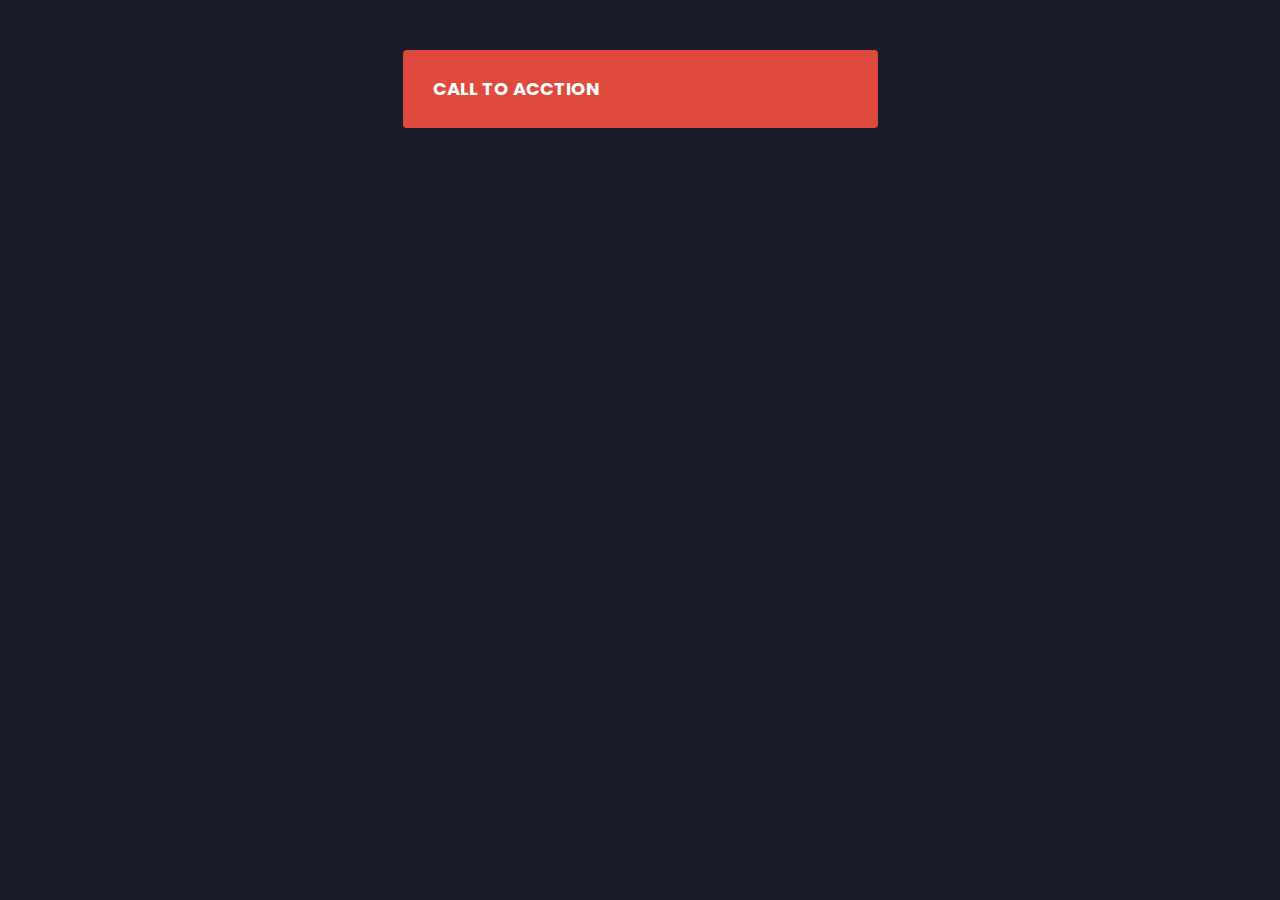
<file: dropdown_select/index.html>
<!DOCTYPE html>
<html lang="en">
<head>
    <meta charset="UTF-8">
    <meta http-equiv="X-UA-Compatible" content="IE=edge">
    <meta name="viewport" content="width=device-width, initial-scale=1.0">
    <title>Document</title>
    <link rel="stylesheet" href="https://cdnjs.cloudflare.com/ajax/libs/font-awesome/6.4.0/css/all.min.css" integrity="sha512-iecdLmaskl7CVkqkXNQ/ZH/XLlvWZOJyj7Yy7tcenmpD1ypASozpmT/E0iPtmFIB46ZmdtAc9eNBvH0H/ZpiBw==" crossorigin="anonymous" referrerpolicy="no-referrer" />
    <link rel="stylesheet" href="reset.css">
    <link rel="stylesheet" href="style.css">
</head>
<body>
    <div class="dropdown">
        <div class="dropdown_select">
            <span class="dropdown_selected">Call to acction</span>
            <i class="fa fa-caret-down dropdown_carret"></i>
        </div>
        <ul class="dropdown_list">
            <li class="dropdown_item">
                <span class="dropdown_text">new project</span>
                <i class="fa fa-plus-circle dropdown_icon"></i>
            </li>
    
            <li class="dropdown_item">
                <span class="dropdown_text">new project</span>
                <i class="fa fa-plus-circle dropdown_icon"></i>
            </li>
    
            <li class="dropdown_item">
                <span class="dropdown_text">new project</span>
                <i class="fa fa-plus-circle dropdown_icon"></i>
            </li>
    
            <li class="dropdown_item">
                <span class="dropdown_text">new project</span>
                <i class="fa fa-plus-circle dropdown_icon"></i>
            </li>
        </ul>
    </div>
</body>
</html>
</file>
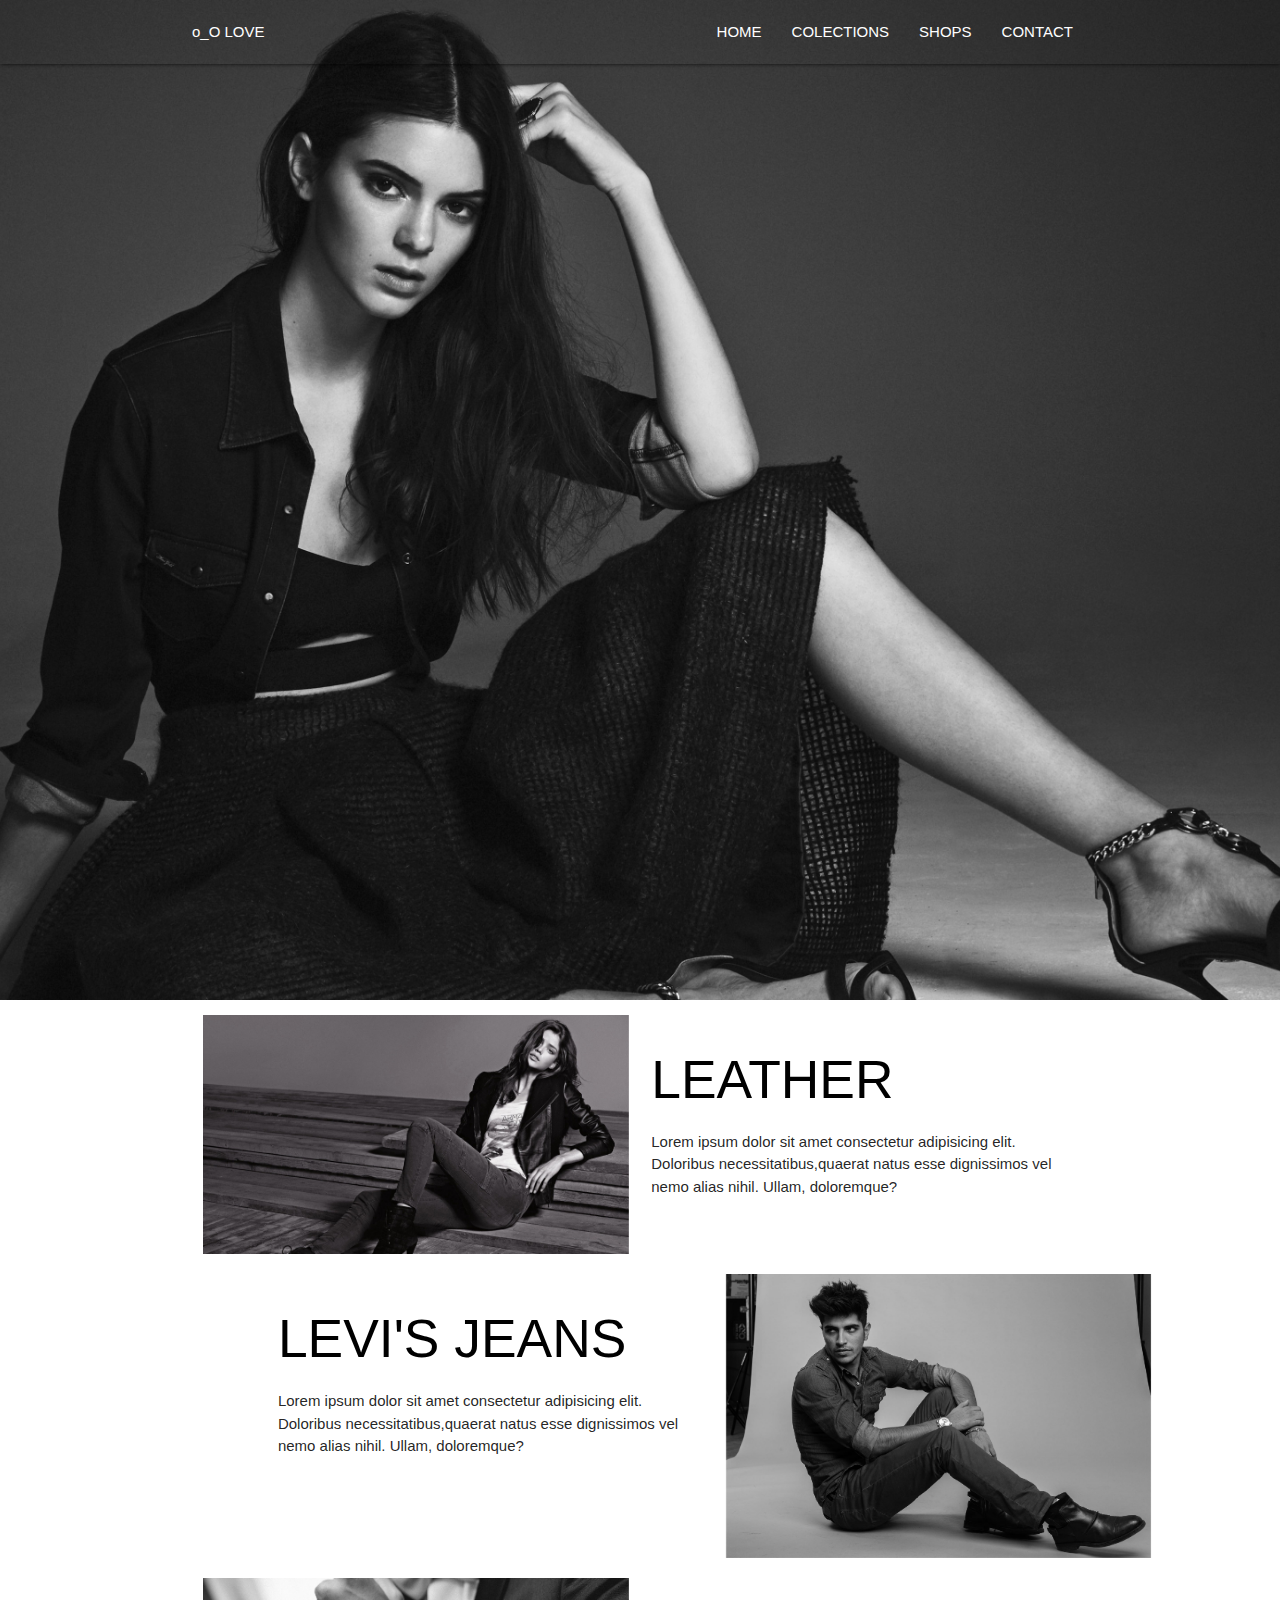
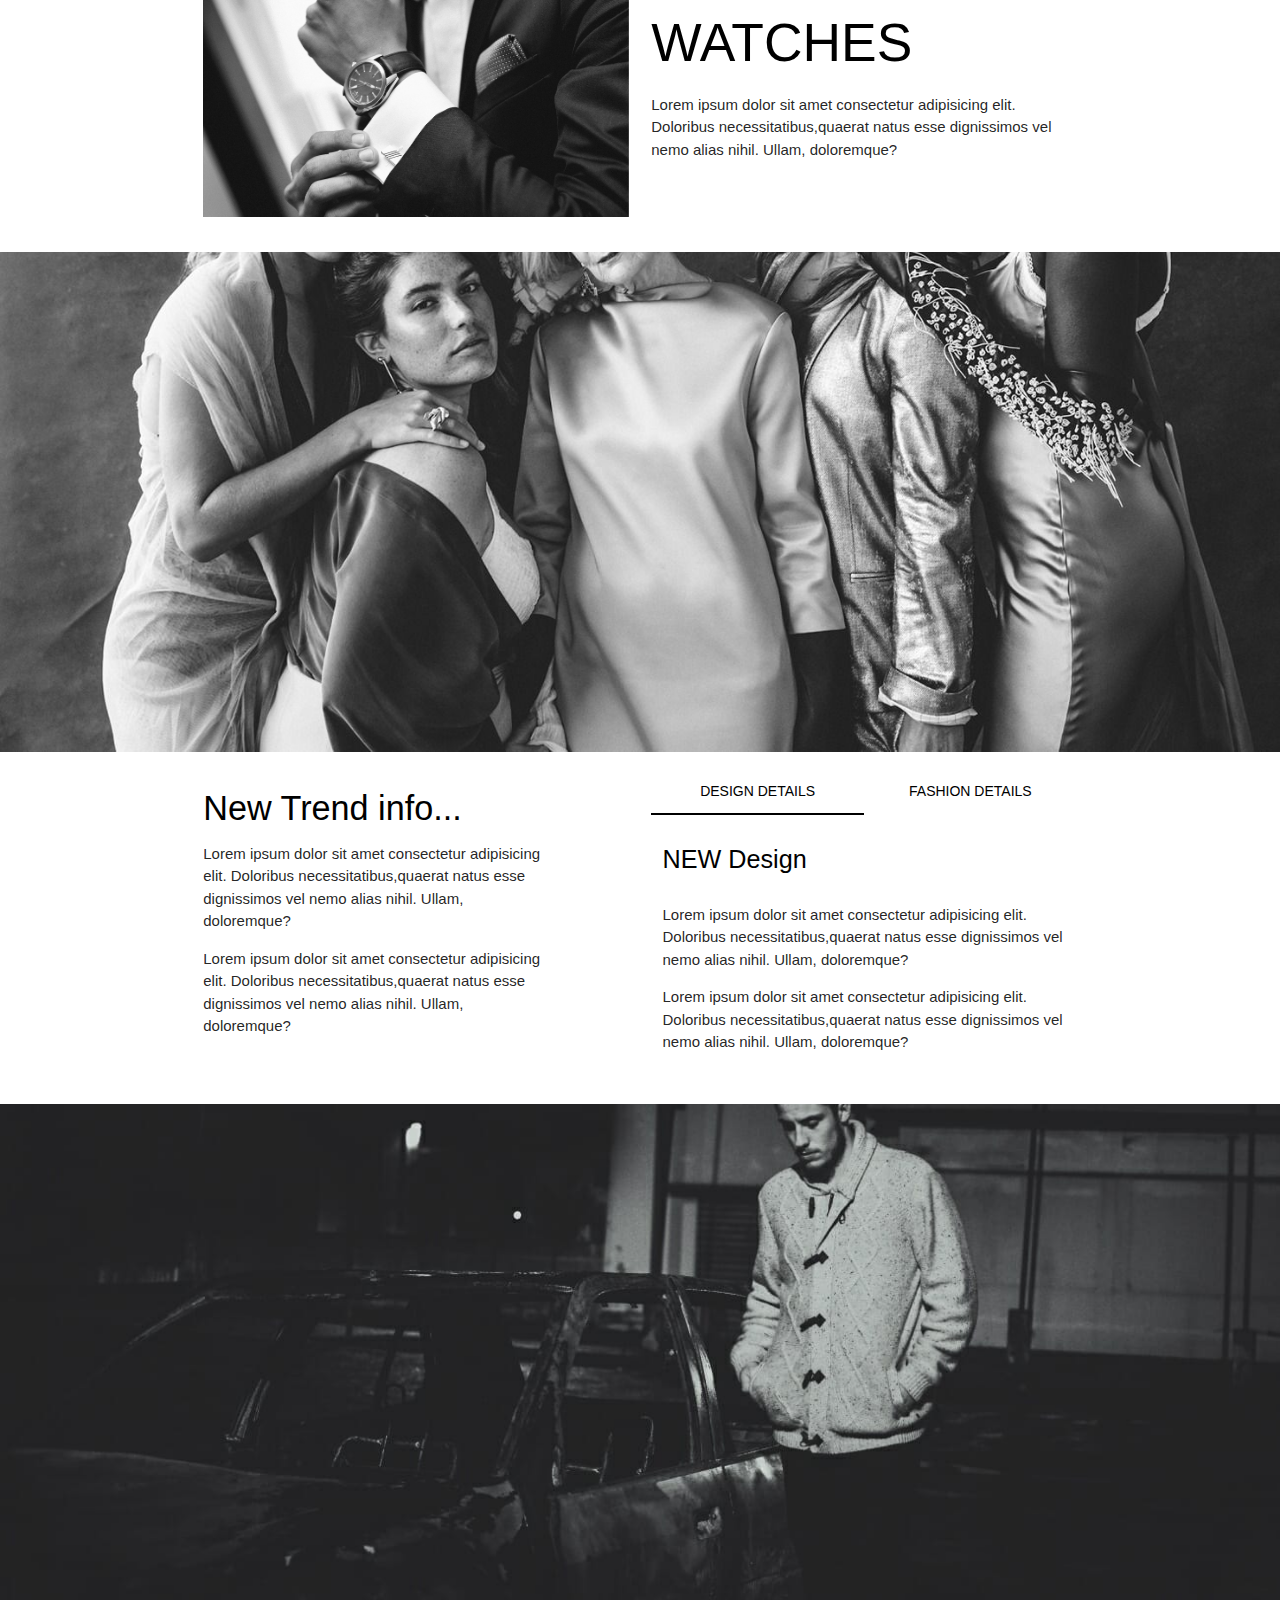
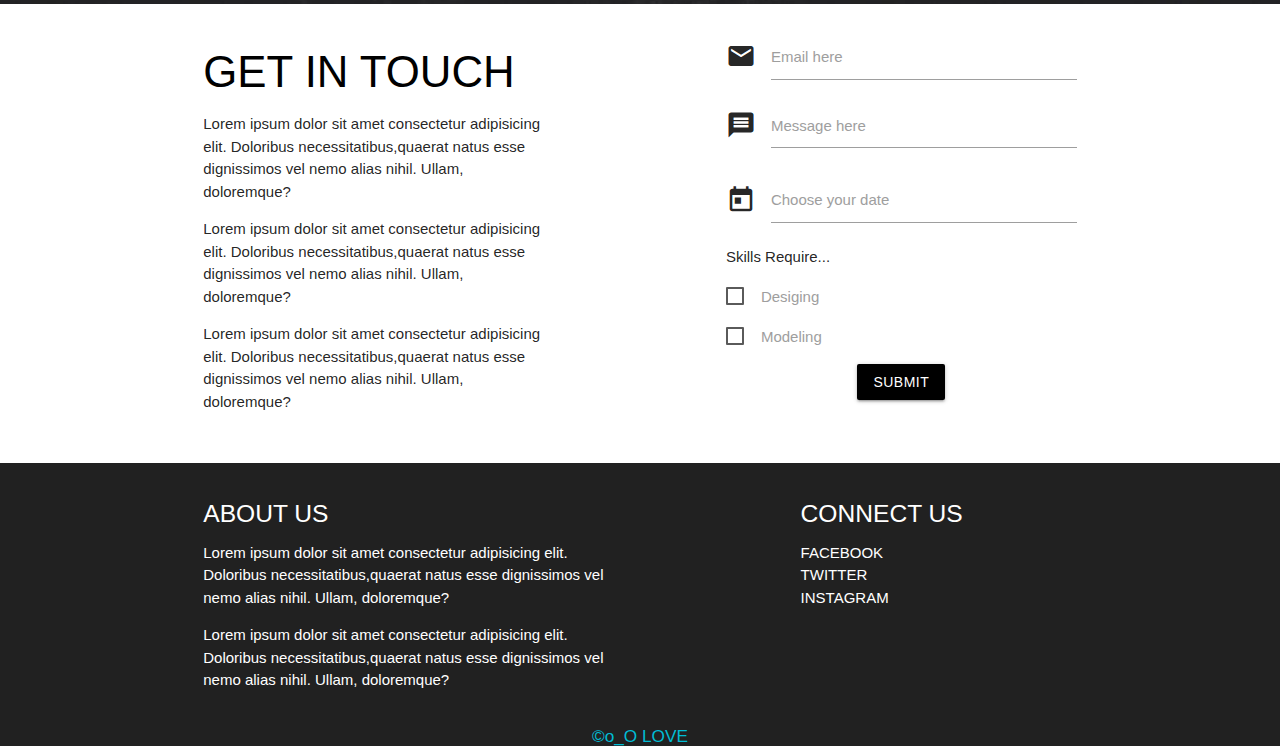
<file: fashion_tpl/index.html>
<!DOCTYPE html>
<html lang="en">
<head>
    <meta charset="UTF-8">
    <meta http-equiv="X-UA-Compatible" content="IE=edge">
    <meta name="viewport" content="width=device-width, initial-scale=1.0">

    <!--Import Google Icon Font-->
    <link href="https://fonts.googleapis.com/icon?family=Material+Icons" rel="stylesheet">
    <!--FontAwesome icons-->
    <link rel="stylesheet" href="https://pro.fontawesome.com/releases/v5.10.0/css/all.css">
    <!-- Compiled and minified CSS -->
    <link rel="stylesheet" href="https://cdnjs.cloudflare.com/ajax/libs/materialize/1.0.0/css/materialize.min.css">
    
    <title>LOVE FASHION</title>

    <!--Style-->

    <style>
        header{
            background: url(img/main.jpg);
            background-position: center;
            background-size: cover;
            min-height: 1000px;
        }

        section{
          padding-top: 4vw;
          padding-bottom: 4vw;
        }

        @media screen and (max-width:650px) {
          header{
            min-height: 500px;
          }
        }

        .tabs .indicator{
          background-color: #000;
        }

        .tabs .tab a:hover, .tabs .tab a:focus.active {
          background: transparent;
        }


    </style>
    
</head>
  
<body>

  <!--header-->
  <header>
    <nav class="nav-warpper transparent">
      <div class="container">
        <a href="" class="branch-logo">o_O LOVE</a>
        <a href="#" class="sidenav-trigger" data-target="mobile"><i class="material-icons">menu</i></a>
        <ul class="right hide-on-med-and-down">
            <li><a href="#">HOME</a></li>
            <li><a href="#">COLECTIONS</a></li>
            <li><a href="#">SHOPS</a></li>
            <li><a href="#">CONTACT</a></li>
        </ul>
      </div>

      <ul class="sidenav grey darken-4 center" id="mobile">
        <h3 class="white-text center">o_O LOVE</h3>
        <li><a href="#" class="waves-effect waves-light white-text">HOME</a></li>
        <li><a href="#" class="waves-effect waves-light white-text">COLECTIONS</a></li>
        <li><a href="#" class="waves-effect waves-light white-text">SHOPS</a></li>
        <li><a href="#" class="waves-effect waves-light white-text">CONTACT</a></li>
      </ul>
    </nav>
  </header>
  

  <!--img with description-->

  <section class="container section">

    <div class="row">
      <div class="col s12 l6">
        <img src="img/leather.jpg" class="responsive-img materialboxed" >
      </div>

      <div class="col s12 l6">
        <h2 class="black-text">LEATHER</h2>
            <p>Lorem ipsum dolor sit amet consectetur adipisicing elit.
               Doloribus necessitatibus,quaerat natus esse dignissimos vel nemo alias nihil. Ullam, doloremque?</p>
      </div>
    </div>

    <div class="row">

      <div class="col s12 l6 push-l7">
        <img src="img/jeans.jpg" class="responsive-img materialboxed" >
      </div>

      <div class="col s12 l6 pull-l5">
        <h2 class="black-text"> LEVI'S JEANS</h2>
            <p>Lorem ipsum dolor sit amet consectetur adipisicing elit.
               Doloribus necessitatibus,quaerat natus esse dignissimos vel nemo alias nihil. Ullam, doloremque?</p>
      </div>
    </div>

    <div class="row">

      <div class="col s12 l6">
        <img src="img/watch.jpg" class="responsive-img materialboxed" >
      </div>

      <div class="col s12 l6">
        <h2 class="black-text">WATCHES</h2>
            <p>Lorem ipsum dolor sit amet consectetur adipisicing elit.
               Doloribus necessitatibus,quaerat natus esse dignissimos vel nemo alias nihil. Ullam, doloremque?</p>
      </div>
    </div>
  </section>

  <!--parallax 1st-->

  <div class="parallax-container">
    <div class="parallax">
      <img src="img/p1.jpg" class="responsive-img">
    </div>
  </div>

  <!--tabs-->

  <section class="container section">
    <div class="row">

      <div class="col s12 l5">
        <h4 class="black-text">New Trend info...</h4>
        <p>Lorem ipsum dolor sit amet consectetur adipisicing elit.
          Doloribus necessitatibus,quaerat natus esse dignissimos vel nemo alias nihil. Ullam, doloremque?</p>
        <p>Lorem ipsum dolor sit amet consectetur adipisicing elit.
          Doloribus necessitatibus,quaerat natus esse dignissimos vel nemo alias nihil. Ullam, doloremque?</p>   
      </div>


       <div class="col s12 l6 offset-l1">

        <ul class="tabs">
          <li class="tab col s6">
            <a href="#dg" class="black-text">Design Details</a>
          </li>
          <li class="tab col s6">
            <a href="#fs" class="black-text">Fashion Details</a>
          </li>
        </ul>

        <div class="col s12" id="dg">
          <p class="flow-text black-text">NEW Design</p>
          <p>Lorem ipsum dolor sit amet consectetur adipisicing elit.
            Doloribus necessitatibus,quaerat natus esse dignissimos vel nemo alias nihil. Ullam, doloremque?</p>
          <p>Lorem ipsum dolor sit amet consectetur adipisicing elit.
            Doloribus necessitatibus,quaerat natus esse dignissimos vel nemo alias nihil. Ullam, doloremque?</p>
        </div>

        <div class="col s12" id="fs">
          <p class="flow-text black-text">Fashion Design</p>
          <p>Lorem ipsum dolor sit amet consectetur adipisicing elit.
            Doloribus necessitatibus,quaerat natus esse dignissimos vel nemo alias nihil. Ullam, doloremque?</p>
          <p>Lorem ipsum dolor sit amet consectetur adipisicing elit.
            Doloribus necessitatibus,quaerat natus esse dignissimos vel nemo alias nihil. Ullam, doloremque?</p>
        </div>

       </div>
    </div>
  </section>
 
  

  <!--parallax 2nd-->
  <div class="parallax-container">
    <div class="parallax">
      <img src="img/p2.jpg" class="responsive-img">
    </div>
  </div>
  <!--contact-->


  <section class="container section">

    <div class="row">
      <div class="col s12 l5">
        <h3 class="black-text">GET IN TOUCH</h3>
        <p>Lorem ipsum dolor sit amet consectetur adipisicing elit.
          Doloribus necessitatibus,quaerat natus esse dignissimos vel nemo alias nihil. Ullam, doloremque?</p>
        <p>Lorem ipsum dolor sit amet consectetur adipisicing elit.
          Doloribus necessitatibus,quaerat natus esse dignissimos vel nemo alias nihil. Ullam, doloremque?</p>
        <p>Lorem ipsum dolor sit amet consectetur adipisicing elit.
          Doloribus necessitatibus,quaerat natus esse dignissimos vel nemo alias nihil. Ullam, doloremque?</p>
      </div>

      <div class="col s12 l5 offset-l2">

        <form action="">
          <!--Email-->
          <div class="input-field">
            <i class="material-icons prefix">email</i>
            <input type="email" id="email">
            <label for="email">Email here</label>
          </div>

          <!--Message-->
          <div class="input-field">
            <i class="material-icons prefix">message</i>
            <textarea type="textarea" class="materialize-textarea" id="message"></textarea>
            <label for="message">Message here</label>
          </div>

          <!--datepicker-->

          <div class="input-field">
            <i class="material-icons prefix">today</i>
           <input type="text" id="date" class="datepicker">
            <label for="date">Choose your date</label>
          </div>
          
          <!--checkbox-->

          <div class="input-field">
            <p>Skills Require...</p>
            <p>
              <label>
                <input type="checkbox">
                <span>Desiging</span>
              </label>
            </p>

            <p>
              <label>
                <input type="checkbox">
                <span>Modeling</span>
              </label>
            </p>
          </div>

          <div class="input-field center">
            <button class="btn black white-text">
              SUBMIT
            </button>
          </div>

        </form>
      </div>
    </div>
  </section>

  <!--page footer-->

  <footer class="page-footer grey darken-4">
    <div class="container">
      <div class="row">
        <div class="col s12 l6">
            <h5>ABOUT US</h5>
            <p>Lorem ipsum dolor sit amet consectetur adipisicing elit.
              Doloribus necessitatibus,quaerat natus esse dignissimos vel nemo alias nihil. Ullam, doloremque?</p>
            <p>Lorem ipsum dolor sit amet consectetur adipisicing elit.
              Doloribus necessitatibus,quaerat natus esse dignissimos vel nemo alias nihil. Ullam, doloremque?</p>
        </div>

        <div class="col s12 l4 offset-l2">
          <h5>CONNECT US</h5>
          <ul>
            <li><a href="#" class="white-text">FACEBOOK</a></li>
            <li><a href="#" class="white-text">TWITTER</a></li>
            <li><a href="#" class="white-text">INSTAGRAM</a></li>
          </ul>
        </div>
      </div>
    </div>

    <div class="container center cyan-text">
      <h6>&copy;o_O LOVE</h6>
    </div>
    
  </footer>

<!--Compiled and minified Jquery-->
<script src="https://code.jquery.com/jquery-3.6.0.min.js"></script>
<!-- Compiled and minified JavaScript -->
<script src="https://cdnjs.cloudflare.com/ajax/libs/materialize/1.0.0/js/materialize.min.js"></script>
    
    <script>
      $(document).ready(function(){
          $('.sidenav').sidenav();
          $('.materialboxed').materialbox();
          $('.parallax').parallax();
          $('.tabs').tabs();
          $('.datepicker').datepicker();
      })
    </script>

</body>
</html>
</file>
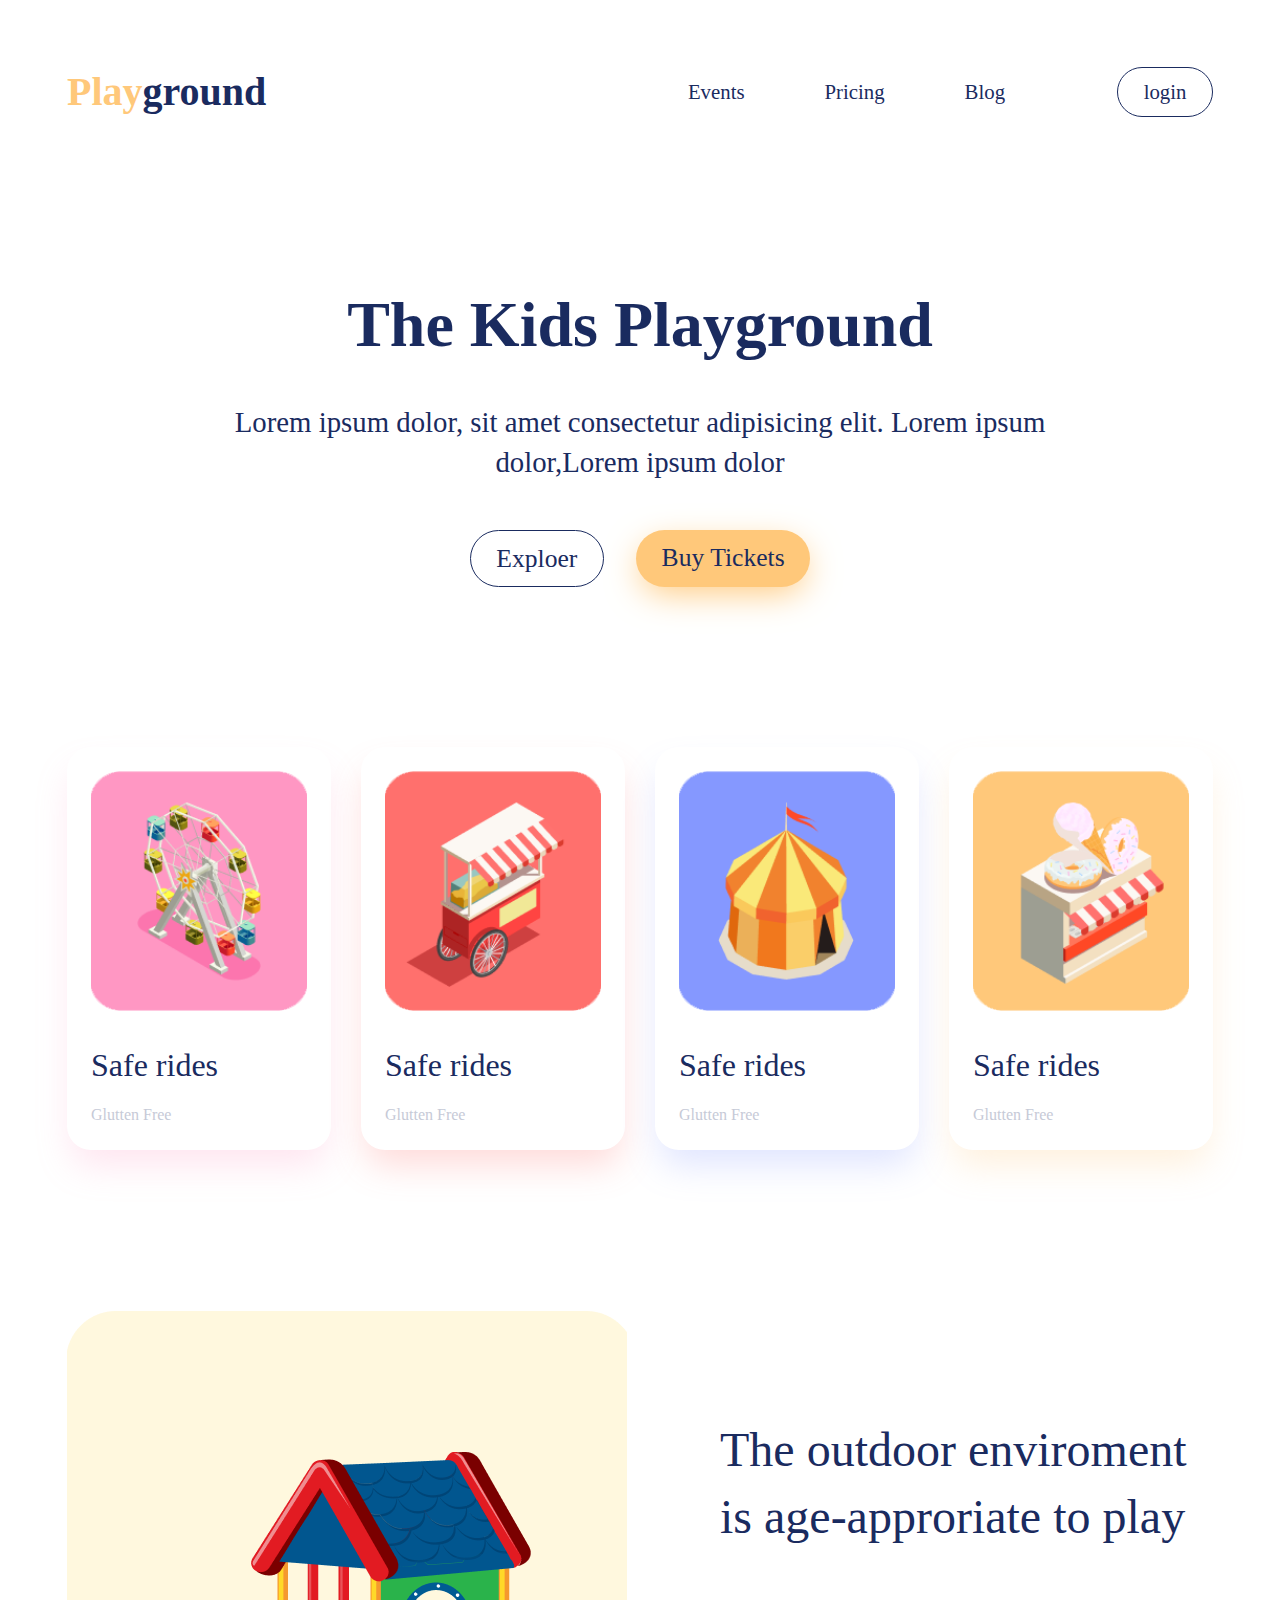
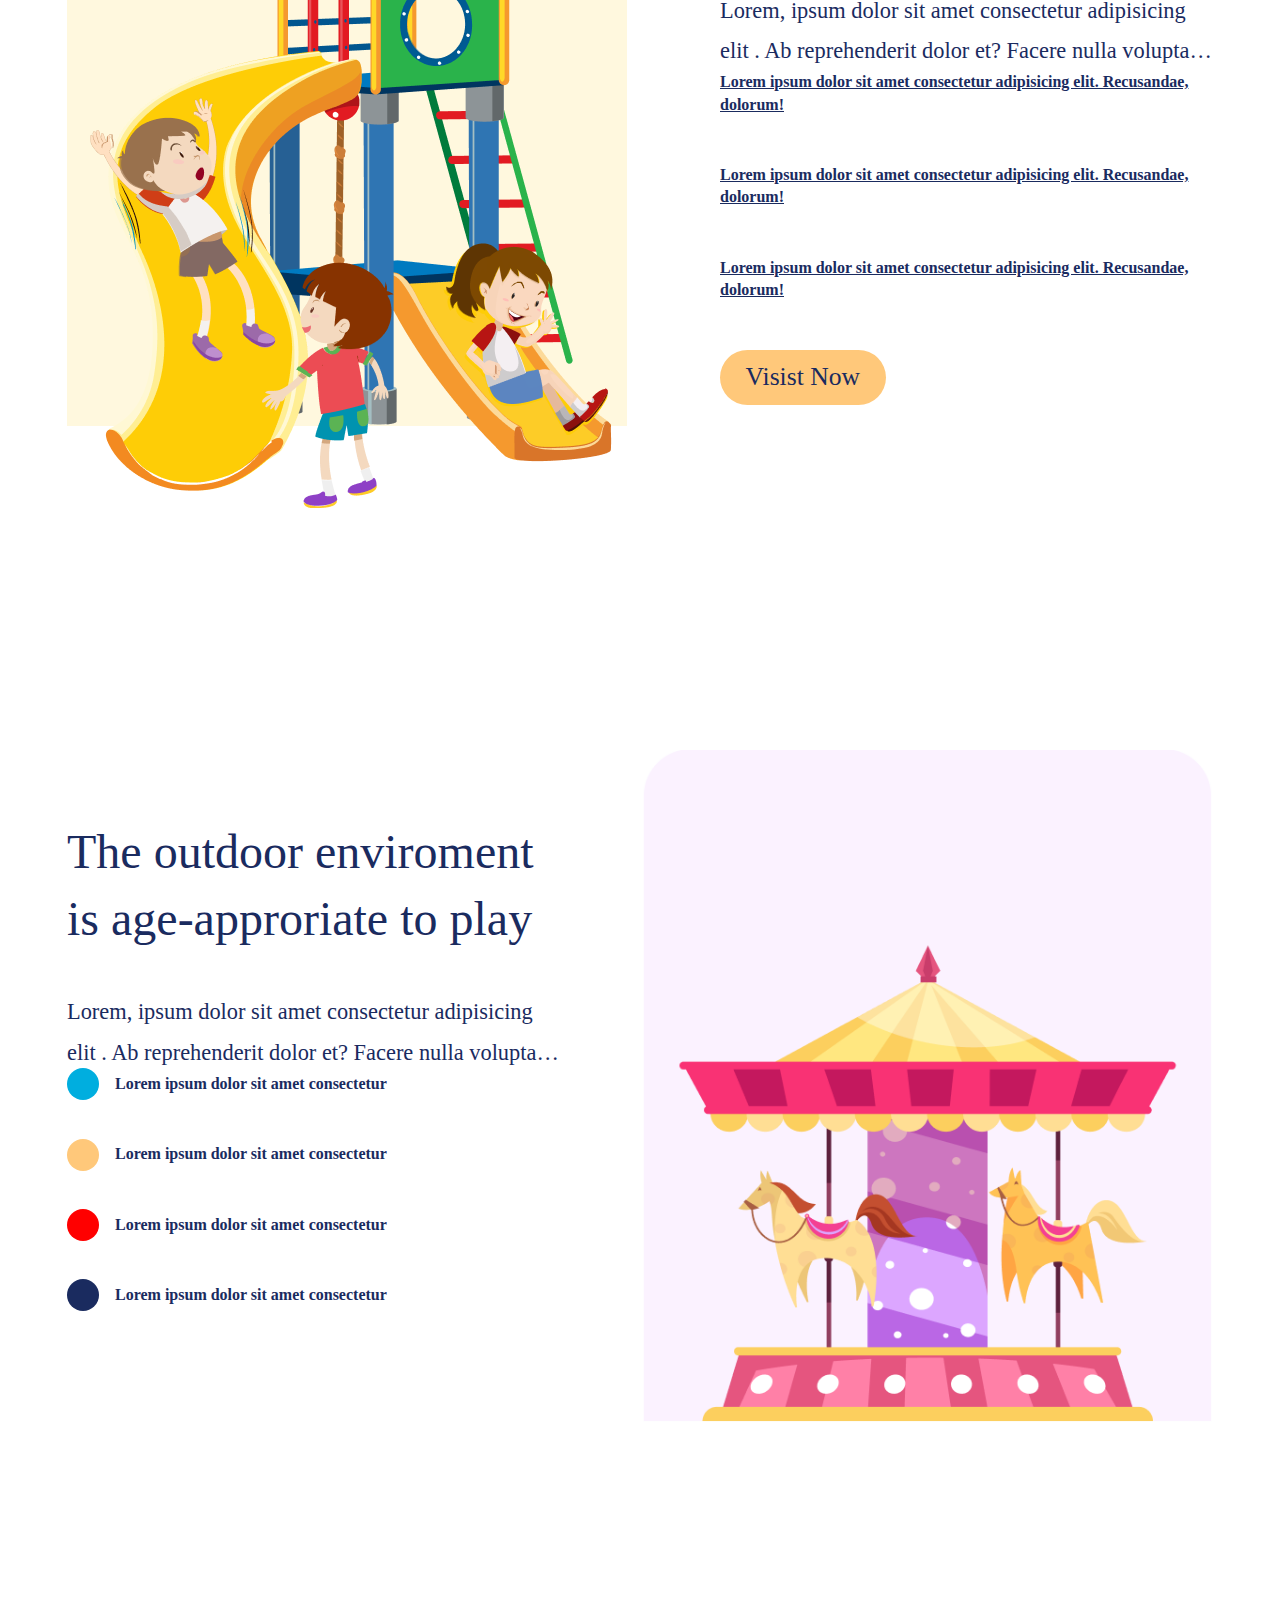
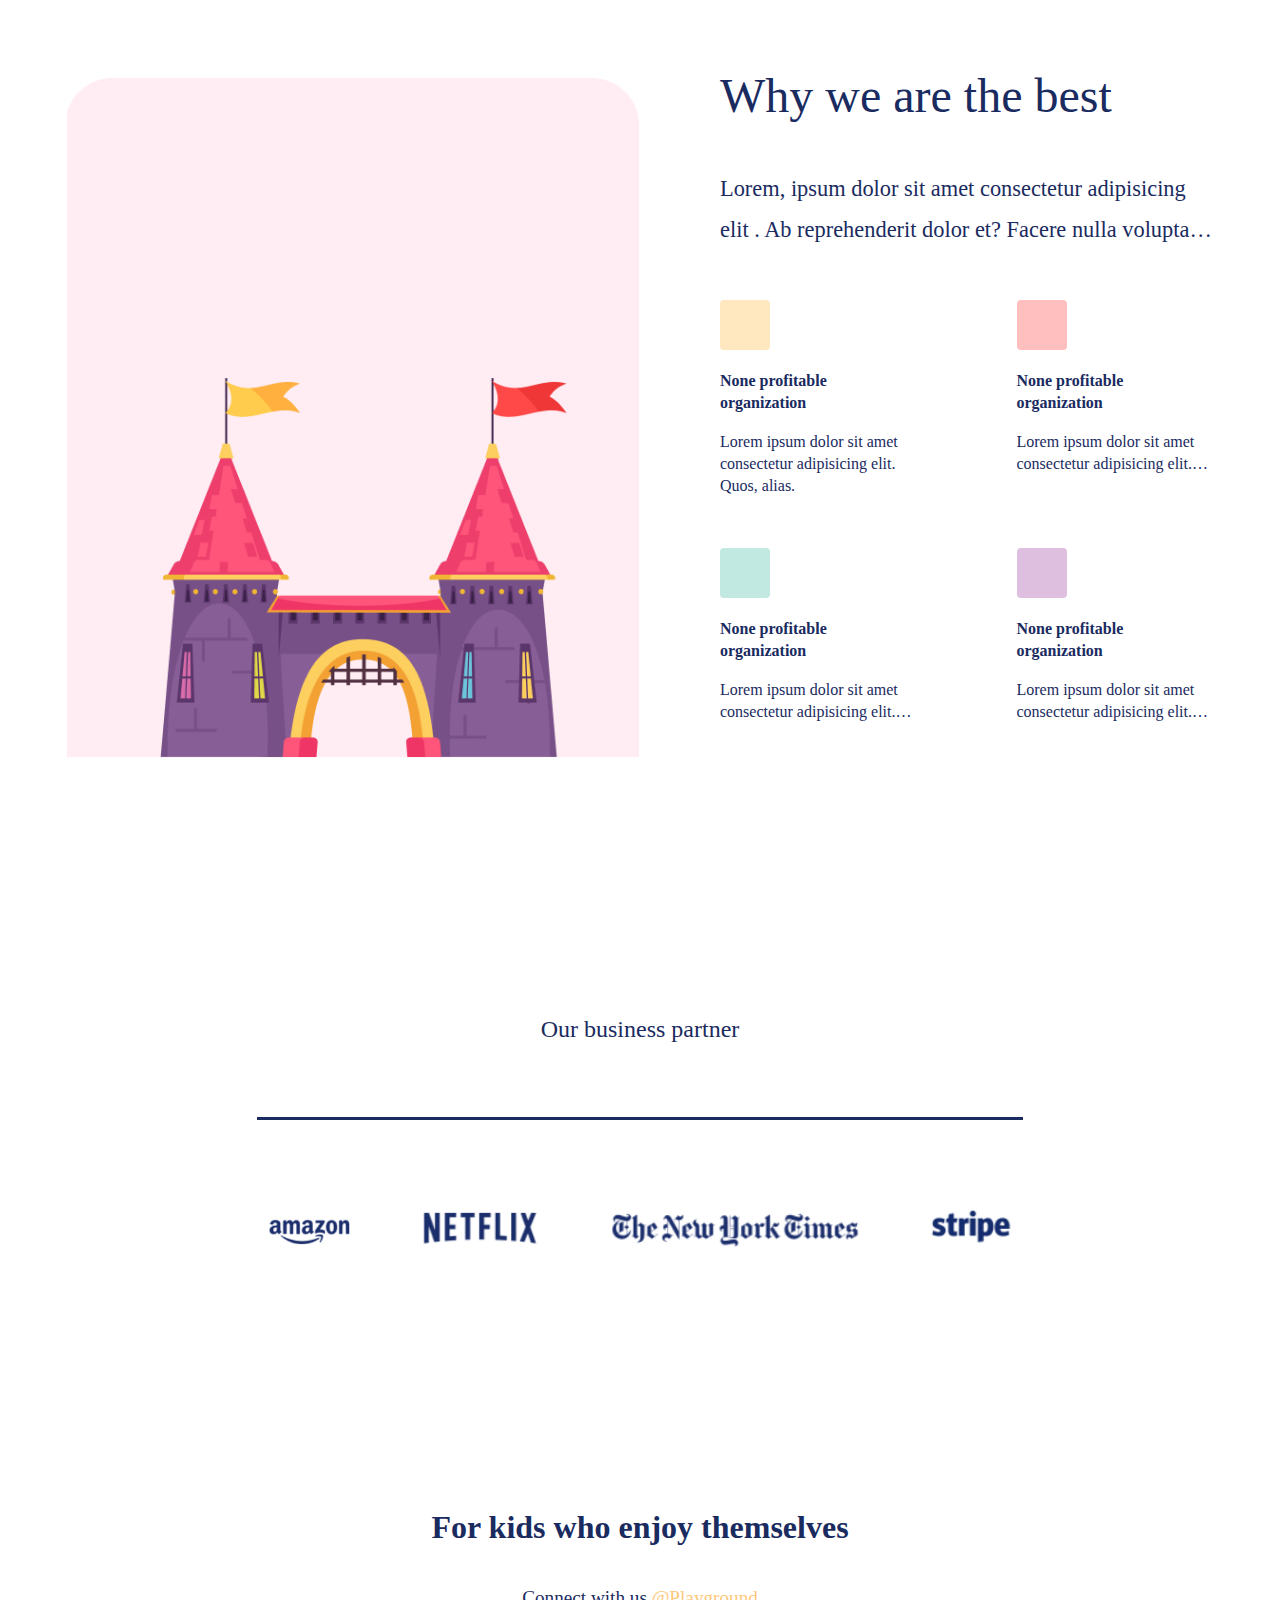
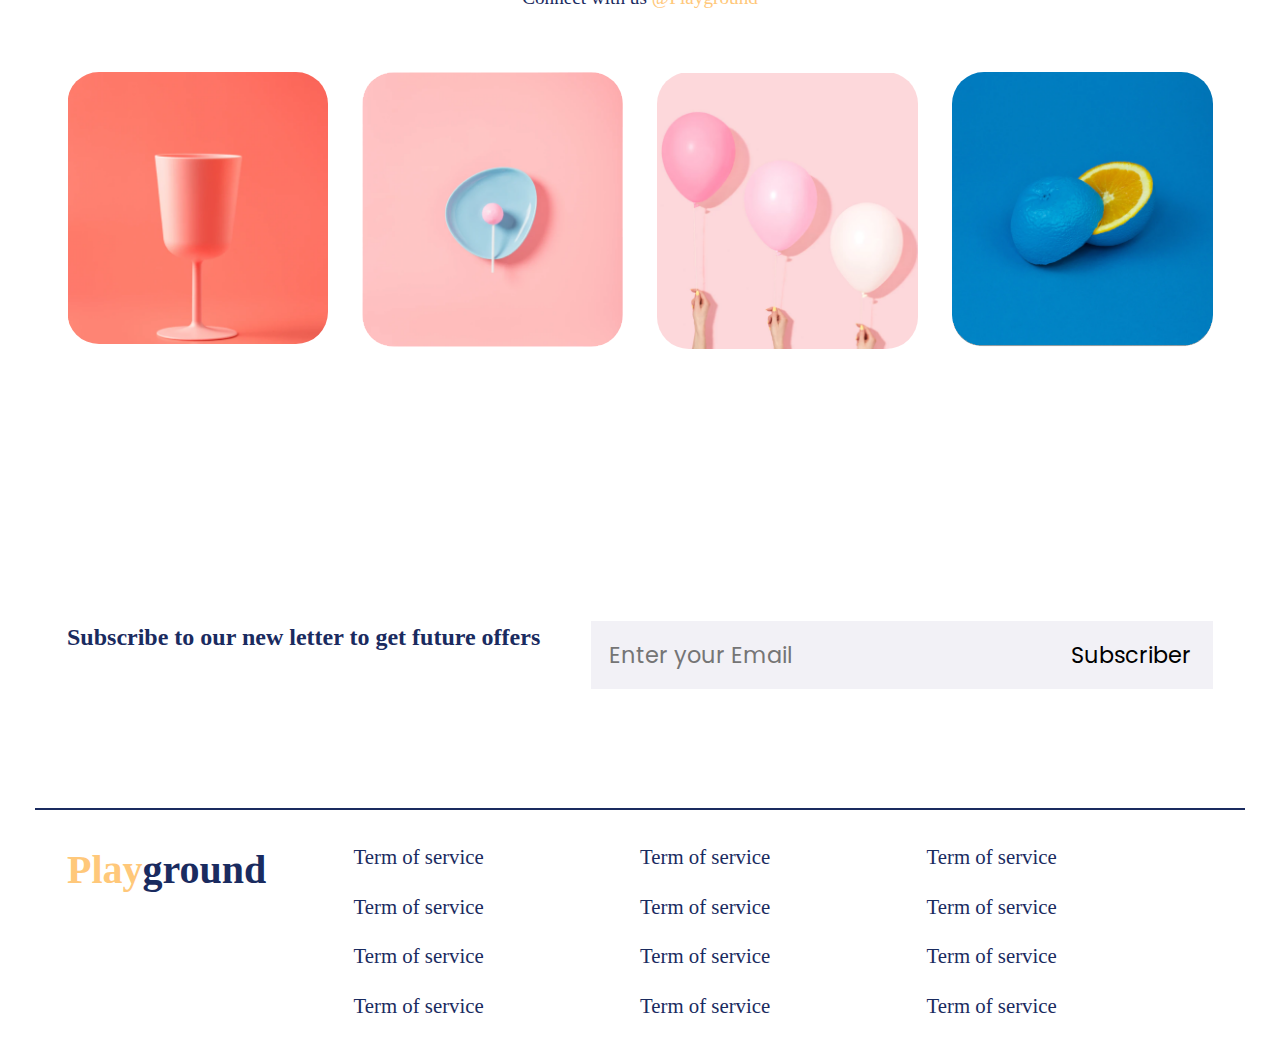
<file: psd-to-html/index.html>
<!DOCTYPE html>
<html lang="en">
<head>
    <meta charset="UTF-8">
    <meta http-equiv="X-UA-Compatible" content="IE=edge">
    <meta name="viewport" content="width=device-width, initial-scale=1.0">
    <link rel="preconnect" href="https://fonts.googleapis.com">
    <link rel="preconnect" href="https://fonts.gstatic.com" crossorigin>
    <link href="https://fonts.googleapis.com/css2?family=Kaisei+Tokumin&family=Poppins:wght@300;400;600;700&display=swap" rel="stylesheet">
    <link rel="stylesheet" href="style.css">
    <link rel="stylesheet" href="reset.css">
    <link rel="stylesheet" href="https://cdnjs.cloudflare.com/ajax/libs/font-awesome/6.4.0/css/all.min.css" integrity="sha512-iecdLmaskl7CVkqkXNQ/ZH/XLlvWZOJyj7Yy7tcenmpD1ypASozpmT/E0iPtmFIB46ZmdtAc9eNBvH0H/ZpiBw==" crossorigin="anonymous" referrerpolicy="no-referrer" />
    <title>Document</title>
</head>
<body>
    <div class="wapper">
        <header class="header">
            <div class="container header__inner">
                <a href="index.html" class="logo">
                    <span class="logo__text">Play</span>ground
                </a>
                <nav class="header__menu">
                    <ul class="header__menu-list">
                        <li class="header__menu-item">
                            <a href="#" class="header__menu-link">
                                Events
                            </a>
                        </li>

                        <li class="header__menu-item">
                            <a href="#" class="header__menu-link">
                                Pricing
                            </a>
                        </li>

                        <li class="header__menu-item">
                            <a href="#" class="header__menu-link">
                                Blog
                            </a>
                        </li>

                        <li class="header__menu-item">
                            <a href="#" class="header__menu-link header__login">
                                login
                            </a>
                        </li>
                    </ul>
                </nav>
            </div>
        </header>
    </div>

    <section class="banner">
        <div class="container">
            <h1 class="banner__heading">
                The Kids Playground
            </h1>
            <p class="banner__desc">Lorem ipsum dolor, sit amet consectetur adipisicing elit. Lorem ipsum dolor,Lorem ipsum dolor</p>
            <div class="banner__buttons">
                <a href="#" class="btn btn--border btn--rounded">Exploer</a>
                <a href="#" class="btn btn--primary btn--rounded has_shadow">Buy Tickets</a>
            </div>
        </div>
    </section>

    <section class="catelogy">
        <div class="container">
            <ul class="catelogy__list">
                <li class="catelogy__item">
                    <img src="images/image_1.png" class="catelogy__image" alt="">
                    <h3 class="catelogy__name">Safe rides</h3>
                    <a href="" class="catelogy__details">Glutten Free <i class="fa fa-angle-right"></i></a>
                </li>

                <li class="catelogy__item">
                    <img src="images/image_2.png" class="catelogy__image" alt="">
                    <h3 class="catelogy__name">Safe rides</h3>
                    <a href="" class="catelogy__details">Glutten Free <i class="fa fa-angle-right"></i></a>
                </li>

                <li class="catelogy__item">
                    <img src="images/image_3.png" class="catelogy__image" alt="">
                    <h3 class="catelogy__name">Safe rides</h3>
                    <a href="" class="catelogy__details">Glutten Free <i class="fa fa-angle-right"></i></a>
                </li>

                <li class="catelogy__item">
                    <img src="images/iamge_4.png" class="catelogy__image" alt="">
                    <h3 class="catelogy__name">Safe rides</h3>
                    <a href="" class="catelogy__details">Glutten Free <i class="fa fa-angle-right"></i></a>
                </li>

            </ul>
        </div>
    </section>

    <section  class="feature">
        <div class="container ">
            <div class="feature__item">
                <div class="feature__image">
                    <img src="images/feature_1.png" alt="">
                </div>

                <div class="feature__infor">
                    <h3 class="feature__title">
                        The outdoor enviroment is age-approriate to play
                    </h3>
                    <p class="feature__desc text-clamp text-clamp--2">
                        Lorem, ipsum dolor sit amet consectetur adipisicing elit
                        . Ab reprehenderit dolor et? Facere nulla voluptas accusamus,
                    
                    </p>

                    <ul class="feature-intro_list">
                        <li class="feature-intro__item">
                            Lorem ipsum dolor sit amet consectetur adipisicing elit. Recusandae, dolorum!
                        </li>
                        <li class="feature-intro__item">
                            Lorem ipsum dolor sit amet consectetur adipisicing elit. Recusandae, dolorum!
                        </li>
                        <li class="feature-intro__item">
                            Lorem ipsum dolor sit amet consectetur adipisicing elit. Recusandae, dolorum!
                        </li>
                    </ul>

                    <a href="" class="btn btn--primary btn--rounded">Visist Now</a>
                </div>
            </div>

            <div class="feature__item">
                <div class="feature__image">
                    <img src="images/feature_2.png" alt="">
                </div>

                <div class="feature__infor">
                    <h3 class="feature__title">
                        The outdoor enviroment is age-approriate to play
                    </h3>
                    <p class="feature__desc text-clamp text-clamp--2">
                        Lorem, ipsum dolor sit amet consectetur adipisicing elit
                        . Ab reprehenderit dolor et? Facere nulla voluptas accusamus.
                        
                    </p>

                    <ul class="feature-intro_list">
                        <li class="feature-intro__item feature-intro__item--circle">
                            Lorem ipsum dolor sit amet consectetur
                        </li>
                        <li class="feature-intro__item feature-intro__item--circle">
                            Lorem ipsum dolor sit amet consectetur
                        </li>
                        <li class="feature-intro__item feature-intro__item--circle">
                            Lorem ipsum dolor sit amet consectetur
                        </li>
                        <li class="feature-intro__item feature-intro__item--circle">
                            Lorem ipsum dolor sit amet consectetur
                        </li>
                    </ul>
                </div>
            </div>


            <div class="feature__item">
                <div class="feature__image">
                    <img src="images/feature_3.png" alt="">
                </div>

                <div class="feature__infor">
                    <h3 class="feature__title">
                       Why we are the best
                    </h3>
                    <p class="feature__desc text-clamp text-clamp--2">
                        Lorem, ipsum dolor sit amet consectetur adipisicing elit
                        . Ab reprehenderit dolor et? Facere nulla voluptas accusamus,
                    </p>

                    <ul class="feature-best_list">
                        <li class="feature-best__item">
                            <i class="fa fa-home feature-best__icon"></i>
                            <h4 class="feature-best__title">
                                None profitable organization
                            </h4>
                            <p class="feature-best__desc">
                                Lorem ipsum dolor sit amet consectetur adipisicing elit. Quos, alias.
                            </p>
                        </li>

                        <li class="feature-best__item">
                            <i class="fa fa-home feature-best__icon feature-best__icon--red"></i>
                            <h4 class="feature-best__title">
                                None profitable organization
                            </h4>
                            <p class="feature-best__desc text-clamp text-clamp--2">
                                Lorem ipsum dolor sit amet consectetur adipisicing elit. Quos, alias.
                            </p>
                        </li>
                        <li class="feature-best__item">
                            <i class="fa fa-home feature-best__icon feature-best__icon--green"></i>
                            <h4 class="feature-best__title">
                                None profitable organization
                            </h4>
                            <p class="feature-best__desc text-clamp text-clamp--2">
                                Lorem ipsum dolor sit amet consectetur adipisicing elit. Quos, alias.
                            </p>
                        </li>
                        <li class="feature-best__item">
                            <i class="fa fa-home feature-best__icon feature-best__icon--purple"></i>
                            <h4 class="feature-best__title">
                                None profitable organization
                            </h4>
                            <p class="feature-best__desc text-clamp text-clamp--2">
                                Lorem ipsum dolor sit amet consectetur adipisicing elit. Quos, alias.
                            </p>
                        </li>

                    </ul>

                    
                </div>
            </div>

        </div>
    </section>

    <section class="partner">
        <div class="container partner__container">
            <h2 class="partner__title">
                Our business partner
            </h2>
            <ul class="partner__list">
                <li class="partner__item">
                    <img class="partner__img" src="images/amazo_logo.PNG" alt="" class="partner_logo">
                </li>
                <li class="partner__item">
                    <img class="partner__img" src="images/netflix.PNG" alt="" class="partner_logo">
                </li>
                <li class="partner__item">
                    <img class="partner__img" src="images/newyorktime.PNG" alt="" class="partner_logo">
                </li>
                <li class="partner__item">
                    <img class="partner__img" src="images/strip.PNG" alt="" class="partner_logo">
                </li>
            </ul>
        </div>
    </section>

    <section class="connect">
        <div class="container">
            <h2 class="connect__title">
                 For kids who enjoy themselves
            </h2>
            <p class="connect__notice">Connect with us <span>@Playground</span></p>
            <ul class="connect__list">
                <li class="connect__item">
                    <img src="images/img_1.png" alt="" class="connect__image">
                </li>
                <li class="connect__item">
                    <img src="images/img_2.png" alt="" class="connect__image">
                </li>
                <li class="connect__item">
                    <img src="images/img_3.png" alt="" class="connect__image">
                </li>
                <li class="connect__item">
                    <img src="images/img_4.png" alt="" class="connect__image">
                </li>
            </ul>
        </div>
    </section>

    <section class="subscribe">
        <div class="container subscribe__container">
            <h2 class="subscribe__title">Subscribe to our new letter to get future offers</h2>
            <div class="subscribe__info">
                <div class="subscribe__form">
                    <input type="text" class="subscribe__input" placeholder="Enter your Email">
                    <button class="subscribe__button">Subscriber</button>
                </div>
                <div class="subscribe__social">
                    <i class="fa-brands fa-facebook-f"></i>
                    <i class="fa-brands fa-instagram"></i>
                    <i class="fa-brands fa-twitter"></i>
                    <i class="fa-brands fa-youtube"></i>
                </div> 
            </div> 
        </div>
    </section>
    <footer class="footer">
        <div class="container footer__container">
           <div class="footer__item">
            <a href="index.html" class="logo">
                <span class="logo__text">Play</span>ground</a>
           </div>
           <div class="footer__item">
                <a href="" class="footer__link">Term of service</a>
                <a href="" class="footer__link">Term of service</a>
                <a href="" class="footer__link">Term of service</a>
                <a href="" class="footer__link">Term of service</a>
           </div>
           <div class="footer__item">
                <a href="" class="footer__link">Term of service</a>
                <a href="" class="footer__link">Term of service</a>
                <a href="" class="footer__link">Term of service</a>
                <a href="" class="footer__link">Term of service</a>
           </div>
           <div class="footer__item">
                <a href="" class="footer__link">Term of service</a>
                <a href="" class="footer__link">Term of service</a>
                <a href="" class="footer__link">Term of service</a>
                <a href="" class="footer__link">Term of service</a>
           </div>
        </div>
    </footer>
</body>
</html>
</file>
<file: dropdown_select/style.css>
@import url('https://fonts.googleapis.com/css2?family=Kaisei+Tokumin&family=Poppins:ital,wght@0,300;0,400;0,500;0,600;0,700;0,800;0,900;1,300;1,400;1,500;1,600;1,700;1,800;1,900&display=swap');

html{
    font-size: 62.5%; 
    font-family: "Poppins",sans-serif;
    background-color: #1a1c28;
}

*{
    box-sizing: border-box;
}

:root{
 --primary:#DE4B3E; 
 --secondary: #c74237;  
}

.dropdown{
    width: 100%;
    max-width: 47.5rem;
    margin: 5rem auto;
    position: relative;
    color: white;
    text-transform: uppercase;
    font-weight: bold;
    
}
.dropdown_select{
    width: 100%;
    padding:3rem;
    border-radius: 4px;
    background-color: var(--primary);
    display: flex;
    align-items: center;
    justify-content: space-between;
    font-size: 1.8rem;
    cursor:pointer;
}

.dropdown .dropdown_list{
    top: 100%;
    margin-top: 2.5rem;
    border-radius: 4px;
    position: absolute;
    visibility: hidden; 
    left: 0;
    right: 0;
    opacity: 0.1;
    transition: visibility 0s, opacity 0.5s linear;  
}

.dropdown:hover  .dropdown_list{
    opacity: 1; 
    visibility: visible;
}

.dropdown_list::before{
    content: "";
    height: 2.5rem;
    position: absolute;
    left: 0;
    right: 0;
    background-color: transparent;
    transform: translateY(-100%);
}

.dropdown_item{
    width: 100%;
    background-color: var(--primary);
    padding:3rem;
    display: flex;
    align-items: center;
    justify-content: space-between;
    font-size: 1.8rem;
    cursor:pointer;
    transition: background-color 0.2s  linear;   
}

.dropdown_item:first-child {
    position: relative;
    border-radius: 4px 4px 0 0;
}

.dropdown_item:first-child::before{
    content: "";
    position:absolute;
    top: 0%;
    left: 3rem;
    border-left: 10px solid transparent;
    border-right: 10px solid transparent;
    border-bottom: 10px solid var(--primary);
    transform: translateY(-100%);
    transition: border-color 0.2s  linear;   
}


.dropdown_item:first-child:hover::before{
    content: "";
    border-bottom-color: var(--secondary);
  
}

.dropdown_item:last-child {
    border-radius: 0 0 4px 4px;
}

.dropdown_item:hover{
    background-color: var(--secondary);
}
</file>
<file: psd-to-html/style.css>
.html {
  font-size: 62%;
}

*,
*:before,
*:after {
  box-sizing: border-box;
  -webkit-box-sizing: border-box;
}

a {
  text-decoration: none;
}

img {
  display: block;
  max-width: 100%;
}

body {
  font-family: "Poppins", sans-serif;
  color: #1a2b5f;
  font-weight: 400;
}

.wapper {
  max-width: 1440px;
  margin: 0 auto;
}

.container {
  margin: 0 auto;
  max-width: 1210px;
  padding-left: 2rem;
  padding-right: 2rem;
}

.header {
  padding-top: 4rem;
}
.header__inner {
  display: flex;
  align-items: center;
  justify-content: space-between;
  flex-wrap: nowrap;
  flex-direction: row;
}
.header__menu-list {
  display: flex;
  align-items: center;
  justify-content: flex-start;
  flex-wrap: nowrap;
  flex-direction: row;
}
.header__menu-item {
  margin-left: 5rem;
}
.header__menu-item:last-child {
  margin-left: 7rem;
}
.header__menu-link {
  font-size: 1.3rem;
  color: #1a2b5f;
  transition: color 0.25s linear, border 0.25s linear;
}
.header__menu-link:hover {
  color: #ffc87a;
}
.header__login {
  padding: 0.6rem 1.6rem;
  display: inline-block;
  border: 1px solid currentColor;
  border-radius: 2.5rem;
}

.logo {
  font-size: 2.5rem;
  font-weight: 600;
  color: #1a2b5f;
}
.logo__text {
  color: #ffc87a;
}

.banner {
  padding-top: 10rem;
  padding-bottom: 10rem;
  max-width: 60rem;
  margin: 0 auto;
  text-align: center;
}
.banner__heading {
  font-weight: 700;
  font-size: 4em;
  margin-bottom: 2rem;
}
.banner__desc {
  font-size: 1.8em;
  font-weight: 300;
  margin-bottom: 3rem;
}
.banner__buttons {
  display: flex;
  justify-content: center;
  align-items: stretch;
}
.banner__buttons .btn {
  margin: 0 1rem;
}

.btn {
  cursor: pointer;
  outline: none;
  font-size: 1.6em;
  text-align: center;
  color: #1a2b5f;
  padding: 0.6rem 1.6rem;
  border: 0;
  display: inline-block;
  background-color: transparent;
}
.btn--border {
  border: 1px solid currentColor;
}
.btn--rounded {
  border-radius: 5rem;
}
.btn--primary {
  background-color: #ffc87a;
}
.btn--primary.has_shadow {
  box-shadow: 0 10px 35px -5px #ffc87a;
}

.catelogy__list {
  display: flex;
  align-items: stretch;
  justify-content: space-between;
  flex-wrap: wrap;
  flex-direction: row;
}
.catelogy__item {
  width: calc(25% - 22.5px);
  padding: 1.5rem;
  background-color: white;
  border-radius: 1.5rem;
  display: flex;
  align-items: stretch;
  justify-content: flex-start;
  flex-wrap: nowrap;
  flex-direction: column;
}
.catelogy__item:first-child {
  box-shadow: 0 20px 35px -5px rgba(255, 151, 195, 0.25);
}
.catelogy__item:nth-child(2) {
  box-shadow: 0 20px 35px -5px rgba(255, 112, 109, 0.25);
}
.catelogy__item:nth-last-child(2) {
  box-shadow: 0 20px 35px -5px rgba(133, 152, 255, 0.25);
}
.catelogy__item:last-child {
  box-shadow: 0 20px 35px -5px rgba(255, 200, 122, 0.25);
}
.catelogy__image {
  width: 100%;
  height: 15rem;
  border-radius: inherit;
  object-fit: cover;
  margin-bottom: 2rem;
}
.catelogy__name, .catelogy__details {
  white-space: nowrap;
  overflow: hidden;
  text-overflow: ellipsis;
}
.catelogy__name {
  font-size: 2rem;
  margin-top: auto;
  margin-bottom: 1rem;
}
.catelogy__details {
  font-size: 1rem;
  color: #c6cad7;
}
.catelogy__details i {
  margin-left: 1.5rem;
}

.feature {
  padding-top: 10rem;
}
.feature__item {
  margin-bottom: 15rem;
  display: flex;
  align-items: center;
}
.feature__item:nth-child(even) {
  flex-direction: row-reverse;
}
.feature__item:nth-child(even) .feature__infor {
  padding-right: 5rem;
}
.feature__item:nth-child(odd) .feature__infor {
  padding-left: 5rem;
}
.feature__image, .feature__infor {
  width: 50%;
}
.feature__title {
  font-size: 3rem;
  font-weight: 500;
  margin-bottom: 2.5rem;
}
.feature__desc {
  font-weight: 300;
  font-size: 1.4rem;
  line-height: 1.8;
}
.feature-intro__item {
  font-weight: 600;
  margin-bottom: 3rem;
  text-decoration: underline;
  font: size -1.8rem;
}
.feature-intro__item--circle {
  text-decoration: none;
  position: relative;
  padding-left: 3rem;
}
.feature-intro__item--circle:nth-child(2):before {
  background-color: #ffc87a;
}
.feature-intro__item--circle:last-child:before {
  background-color: #1a2b5f;
}
.feature-intro__item--circle:nth-last-child(2)::before {
  background-color: red;
}
.feature-intro__item--circle:before {
  content: "";
  position: absolute;
  top: 50%;
  left: 0;
  width: 2rem;
  height: 2rem;
  background-color: #00aedf;
  border-radius: 2rem;
  transform: translateY(-50%);
}
.feature-best__icon {
  width: 3.125rem;
  height: 3.125rem;
  border-radius: 4px;
  font-size: 2rem !important;
  display: flex !important;
  align-items: center;
  justify-content: center;
  margin-bottom: 1.25rem;
  color: #ffa400;
  position: relative;
  z-index: 1;
}
.feature-best__icon:after {
  content: "";
  width: 100%;
  height: 100%;
  border-radius: inherit;
  background-color: currentColor;
  opacity: 0.25;
  position: absolute;
  top: 0;
  left: 0;
  z-index: -1;
}
.feature-best__icon--green {
  color: #07a787;
}
.feature-best__icon--purple {
  color: purple;
}
.feature-best__icon--red {
  color: red;
}
.feature-best__title {
  font-size: 1rem;
  margin-bottom: 1rem;
  font-weight: 600;
}
.feature-best__desc {
  font-weight: 300;
}
.feature-best_list {
  display: flex !important;
  align-items: flex-start;
  justify-content: space-between;
  flex-wrap: wrap;
  margin-bottom: 3.125rem;
}
.feature-best__item {
  width: calc(50% - 3.125rem);
  margin-top: 3.125rem;
}

.text-clamp {
  display: -webkit-box;
  -webkit-box-orient: vertical;
  overflow: hidden;
  text-overflow: ellipsis;
}
.text-clamp--2 {
  -webkit-line-clamp: 2;
}

.partner {
  margin-bottom: 15rem;
}
.partner__container {
  max-width: 51.875rem;
  text-align: center;
}
.partner__title {
  font-size: 1.5rem;
  margin-bottom: 4.375rem;
  padding-bottom: 4.375rem;
  border-bottom: 3px solid currentColor;
}
.partner__list {
  display: flex;
  align-items: center;
  justify-content: space-between;
  flex-wrap: nowrap;
  flex-direction: row;
}
.partner__img {
  max-height: 4.6875rem;
}

.connect {
  text-align: center;
  margin-bottom: 17rem;
}
.connect__title {
  font-size: 2em;
  font-weight: bold;
  margin-bottom: 2.1875rem;
}
.connect__notice {
  font-size: 1.2em;
  margin-bottom: 3.75rem;
}
.connect span {
  color: #ffc87a;
}
.connect__list {
  display: flex;
  align-items: stretch;
  justify-content: space-between;
  flex-wrap: nowrap;
  flex-direction: row;
}
.connect__item {
  width: calc(25% - 25.5px);
}
.connect__image {
  border-radius: 2rem;
}

.subscribe__container {
  display: flex;
  align-items: flex-start;
  justify-content: space-between;
  flex-wrap: nowrap;
  flex-direction: row;
}
.subscribe__title, .subscribe__info {
  width: 100%;
}
.subscribe__title {
  font-size: 1.5rem;
  font-weight: bold;
}
.subscribe__form {
  background-color: #f2f1f6;
  display: flex;
  align-items: center;
  justify-content: space-between;
  flex-wrap: nowrap;
  flex-direction: row;
  padding: 1rem;
  margin-bottom: 1rem;
}
.subscribe__input {
  border: 0;
  outline: none;
  background-color: transparent;
  font-family: "Poppins";
  font-size: 1.4rem;
  flex-grow: 1;
  padding-right: 1.5rem;
}
.subscribe__button {
  background-color: transparent;
  border: 0;
  outline: none;
  cursor: pointer;
  font-family: "Poppins";
  font-size: 1.4rem;
}
.subscribe__social i {
  margin: 0 1.5rem;
  font-size: 1rem;
}

.footer__container {
  border-top: 2px solid #1a2b5f;
  padding-top: 2rem;
  display: flex;
  align-items: flex-start;
  justify-content: space-between;
  flex-wrap: nowrap;
  flex-direction: row;
  margin-top: 5rem;
}
.footer__item {
  width: 25%;
}
.footer__link {
  display: block;
  font-size: 1.3rem;
  color: #1a2b5f;
  margin-bottom: 1.3rem;
  width: fit-content;
}

@media screen and (max-width: 1023px) {
  .banner {
    padding-top: 2rem;
    padding-bottom: 2rem;
  }
  .banner__headding {
    font-size: 4rem;
    margin-bottom: 2rem;
  }
  .banner__desc {
    font-size: 1.6rem;
  }
  .banner__button > .btn {
    font-size: 4rem;
  }
  .catelogy__item {
    width: calc(50% - 22.5px);
    margin-bottom: 2.5rem;
  }
  .feature {
    padding-top: 15rem;
  }
  .feature__item {
    flex-direction: column;
  }
  .feature__item:nth-child(even) {
    flex-direction: column;
  }
  .feature__image, .feature__infor {
    width: 100%;
  }
  .feature__iamge {
    margin: 0 auto 5rem;
  }
}
@media screen and (max-width: 767px) {
  .header__menu {
    display: none;
  }
  .catelogy__item {
    width: 100%;
    margin-bottom: 2.5rem;
  }
  .catelogy__image {
    height: 15rem;
  }
}
@media screen and (max-width: 479px) {
  .banner__headding {
    font-size: 3rem;
  }
  .banner__button > .btn {
    font-size: 1.2rem;
  }
}

/*# sourceMappingURL=style.css.map */
</file>
